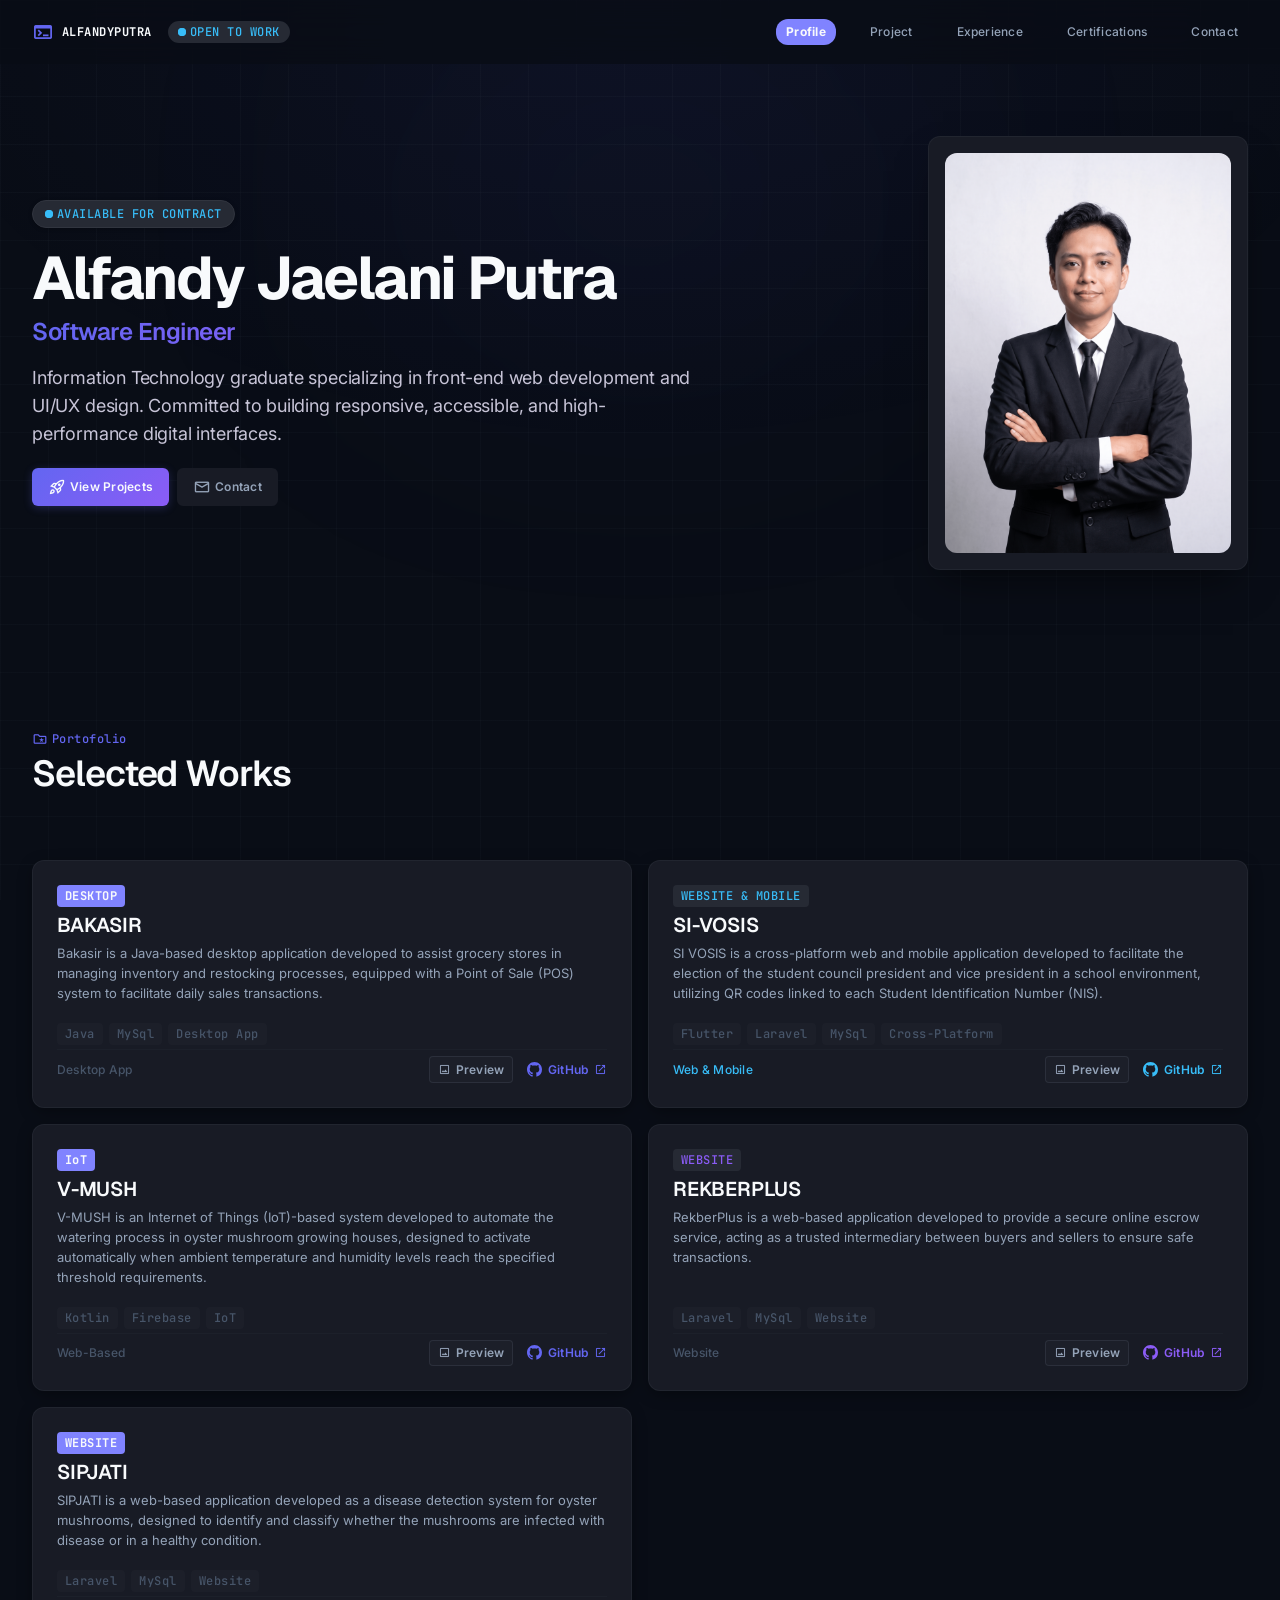
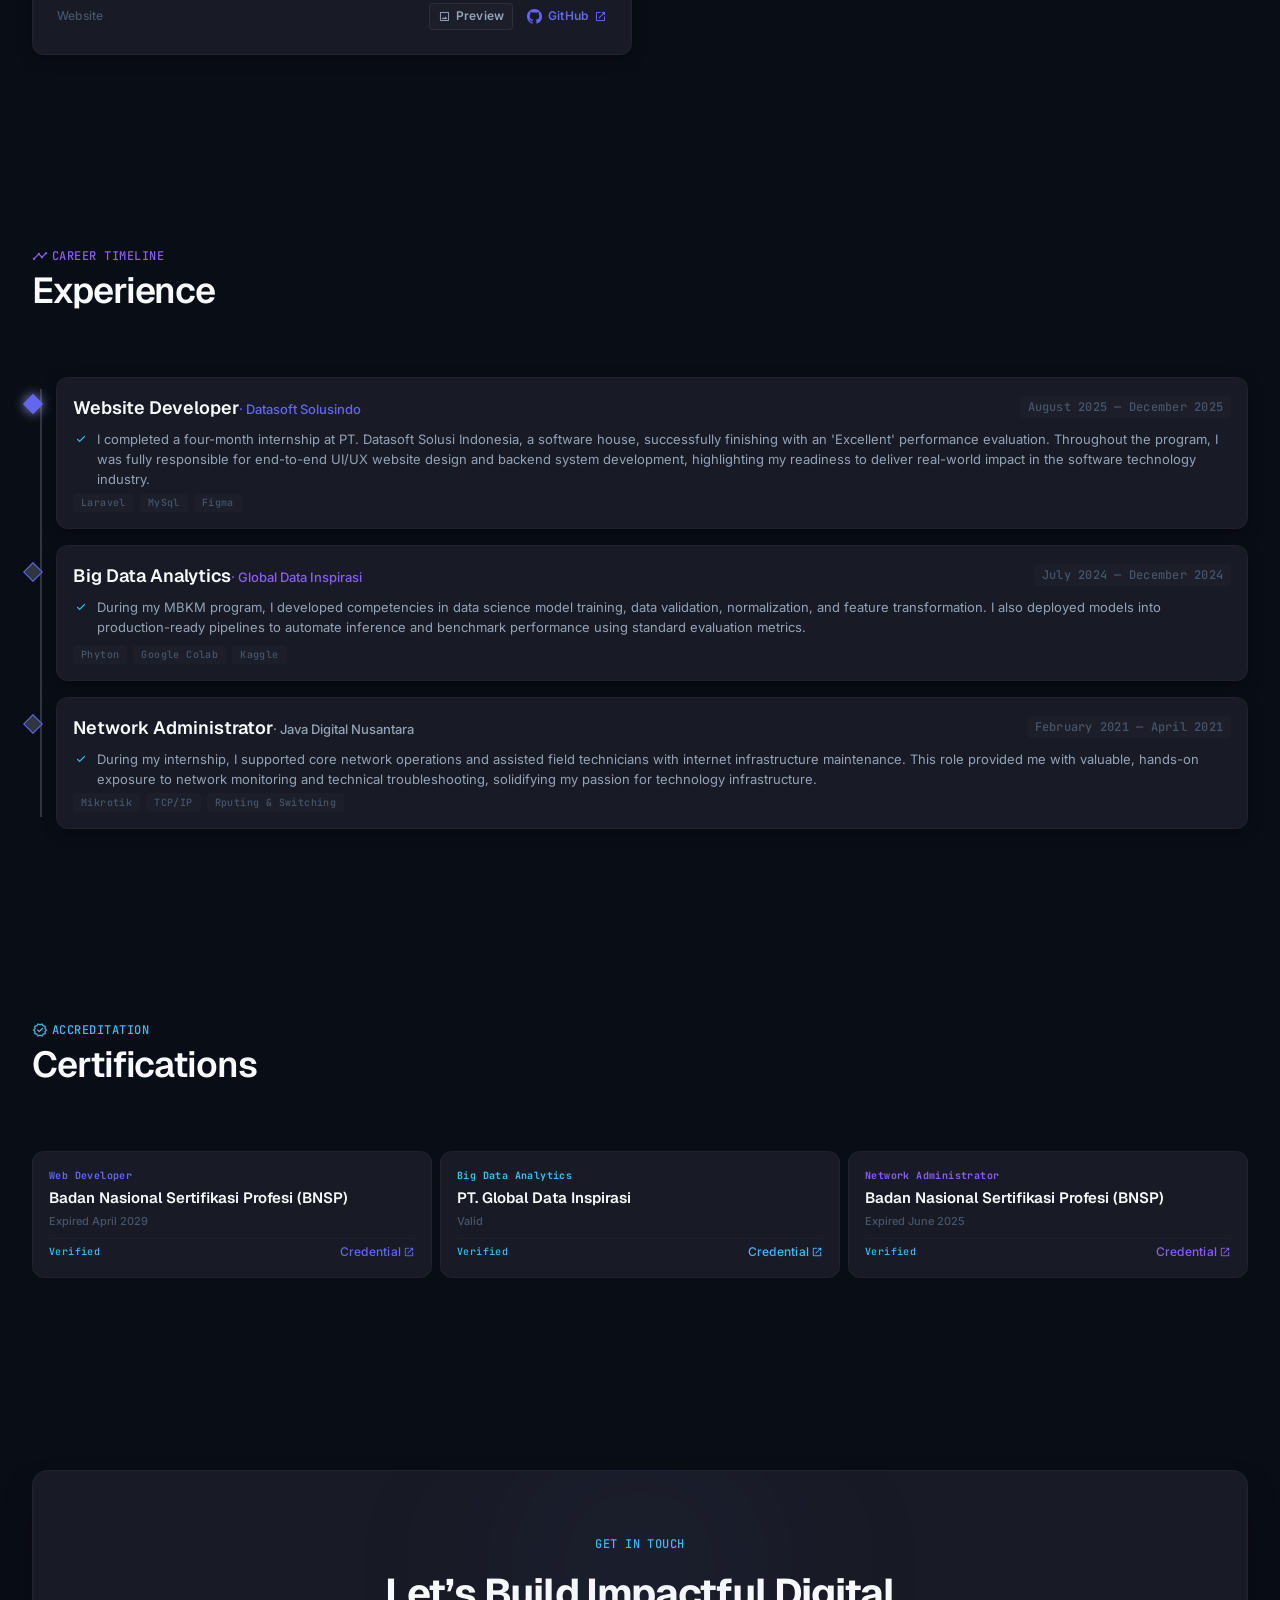
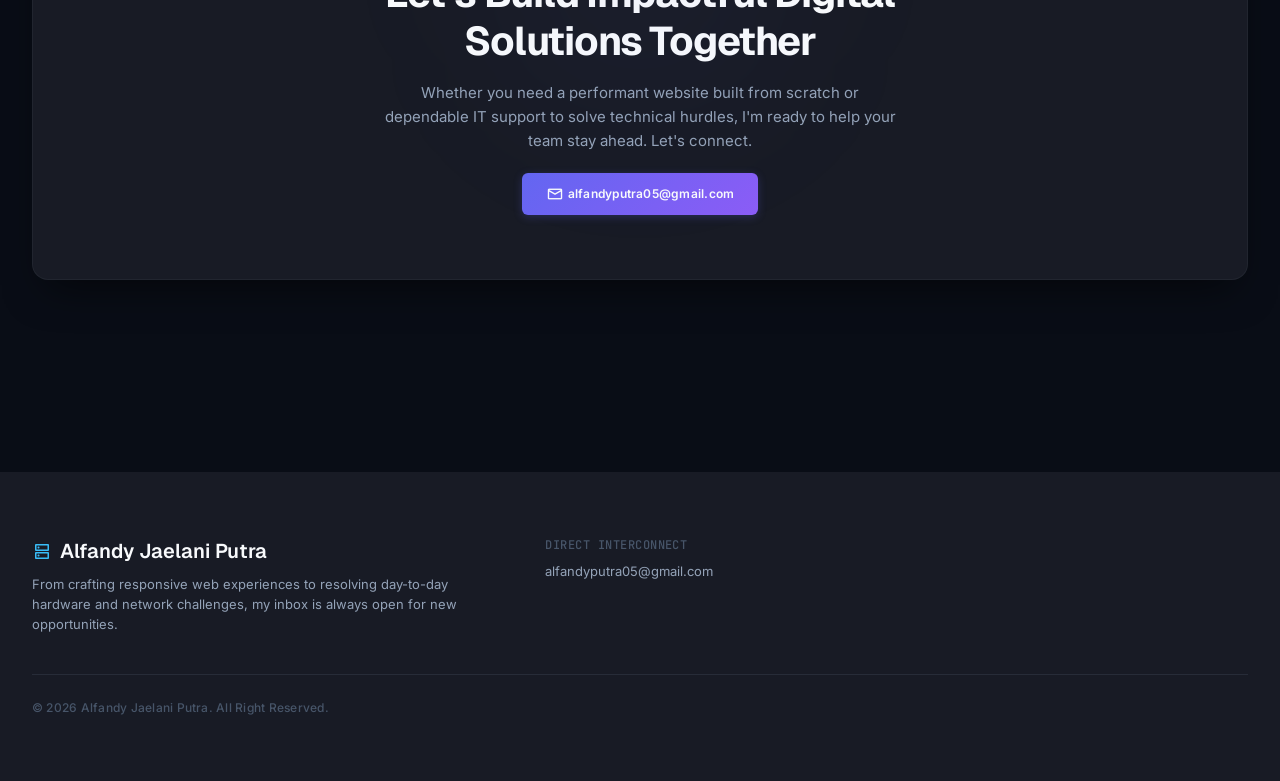
<file: index.html>
<!DOCTYPE html>
<html lang="id">

<head>
  <meta charset="UTF-8">
  <meta name="viewport" content="width=device-width, initial-scale=1.0">
  <meta name="description" content="Portofolio Alfandy Jaelani Putra — Software Engineering.">
  <meta name="author" content="Alfandy Jaelani Putra">
  <title>Alfandy Jaelani Putra — Software Engineering</title>

  <link rel="icon" href="data:,">
  <!-- Google Fonts -->
  <link rel="preconnect" href="https://fonts.googleapis.com">
  <link rel="preconnect" href="https://fonts.gstatic.com" crossorigin>
  <link
    href="https://fonts.googleapis.com/css2?family=Geist:wght@100..900&family=Inter:wght@100..900&family=JetBrains+Mono:wght@100..900&display=swap"
    rel="stylesheet">

  <!-- Material Symbols -->
  <link
    href="https://fonts.googleapis.com/css2?family=Material+Symbols+Outlined:opsz,wght,FILL,GRAD@20..48,100..700,0..1,-50..200"
    rel="stylesheet">

  <!-- Stylesheet -->
  <link rel="stylesheet" href="css/style.css?v=1.4">
</head>

<body>

  <!-- ═══════════════════════════════════════════════════════════ -->
  <!-- HEADER / NAVIGATION BAR                                    -->
  <!-- ═══════════════════════════════════════════════════════════ -->
  <header class="header" id="header">
    <div class="header__inner">
      <!-- Logo -->
      <div class="header__left">
        <a class="header__logo" href="#">
          <span class="material-symbols-outlined header__logo-icon">terminal</span>
          <span class="header__logo-text">AlfandyPutra</span>
        </a>
        <!-- Status Badge -->
        <div class="header__status-badge">
          <span class="pulse-dot"></span>
          <span class="header__status-text">OPEN TO WORK</span>
        </div>
      </div>

      <!-- Desktop Navigation -->
      <nav class="header__nav" id="desktop-nav">
        <a class="nav-link active" href="#profil" data-section="profil">Profile</a>
        <a class="nav-link" href="#proyek" data-section="proyek">Project</a>
        <a class="nav-link" href="#pengalaman" data-section="pengalaman">Experience</a>
        <a class="nav-link" href="#sertifikasi" data-section="sertifikasi">Certifications</a>
        <a class="nav-link" href="#kontak" data-section="kontak">Contact</a>
      </nav>

      <!-- Right Actions
      <div class="header__right">
        <a class="btn btn--primary btn--sm header__download-btn" href="#download-cv">
          <span class="material-symbols-outlined btn__icon">download</span>
          <span>Download CV</span>
        </a>
        <div class="header__avatar">
          <span class="material-symbols-outlined">person</span>
        </div> -->
      <!-- Mobile Menu Toggle -->
      <button class="mobile-menu-btn" id="mobile-menu-btn" aria-label="Toggle menu">
        <span class="mobile-menu-btn__bar"></span>
        <span class="mobile-menu-btn__bar"></span>
        <span class="mobile-menu-btn__bar"></span>
      </button>
    </div>
    </div>

    <!-- Mobile Navigation -->
    <nav class="mobile-nav" id="mobile-nav">
      <a class="mobile-nav__link active" href="#profil" data-section="profil">Profil</a>
      <a class="mobile-nav__link" href="#proyek" data-section="proyek">Proyek</a>
      <a class="mobile-nav__link" href="#pengalaman" data-section="pengalaman">Pengalaman</a>
      <a class="mobile-nav__link" href="#sertifikasi" data-section="sertifikasi">Sertifikasi</a>
      <a class="mobile-nav__link" href="#kontak" data-section="kontak">Kontak</a>
    </nav>
  </header>

  <!-- ═══════════════════════════════════════════════════════════ -->
  <!-- MAIN CONTENT                                                -->
  <!-- ═══════════════════════════════════════════════════════════ -->
  <main class="main">

    <!-- ─────────────────────────────────────────────────────── -->
    <!-- SECTION 1: PROFIL & HERO                                -->
    <!-- ─────────────────────────────────────────────────────── -->
    <section class="section section--hero" id="profil">
      <!-- Ambient Backdrop Glow -->
      <div class="hero-glow"></div>

      <div class="container">
        <div class="hero__grid">
          <!-- Hero Content -->
          <div class="hero__content reveal">
            <!-- Live Status Badge -->
            <div class="status-badge">
              <span class="pulse-dot pulse-dot--lg"></span>
              <span class="status-badge__text">AVAILABLE FOR CONTRACT</span>
            </div>

            <!-- Name & Title -->
            <div class="hero__titles">
              <h1 class="hero__name">Alfandy Jaelani Putra</h1>
              <p class="hero__role">Software Engineer</p>
            </div>

            <!-- Description -->
            <p class="hero__description">
              Information Technology graduate specializing in front-end web development and UI/UX design. Committed to
              building responsive, accessible, and high-performance digital interfaces.
            </p>

            <!-- CTA Buttons -->
            <div class="hero__cta">
              <a class="btn btn--primary" href="#proyek">
                <span class="material-symbols-outlined btn__icon">rocket_launch</span>
                <span>View Projects</span>
              </a>
              <!-- <a class="btn btn--ghost" href="#download-cv">
                <span class="material-symbols-outlined btn__icon">download</span>
                <span>Concise CV</span>
              </a> -->
              <a class="btn btn--subtle" href="#kontak">
                <span class="material-symbols-outlined btn__icon">mail</span>
                <span>Contact</span>
              </a>
            </div>
          </div>

          <!-- Developer ID Card -->
          <div class="hero__card reveal">
            <div class="dev-card">
              <div class="dev-card__image-wrapper">
                <img class="dev-card__image" src="foto/profile1.png" alt="Alfandy Jaelani Putra — Software Engineer"
                  loading="eager">
              </div>
              <!-- <div class="dev-card__tags">
                <span class="dev-card__location-tag">JBR-NODE</span>
                <span class="dev-card__online-tag">ONLINE</span>
              </div>
              <div class="dev-card__info">
                <span class="dev-card__timezone">Jember (UTC+7)</span>
                <span class="dev-card__stack">Laravel • MySql</span>
              </div> -->
            </div>
          </div>
        </div>
      </div>
    </section>

    <!-- ─────────────────────────────────────────────────────── -->
    <!-- SECTION 2: PROYEK UNGGULAN                              -->
    <!-- ─────────────────────────────────────────────────────── -->
    <section class="section section--projects" id="proyek">
      <div class="container">
        <!-- Section Header -->
        <div class="section-header reveal">
          <div class="section-header__left">
            <div class="section-header__label">
              <span class="material-symbols-outlined section-header__icon">folder_special</span>
              <span>Portofolio</span>
            </div>
            <h2 class="section-header__title">Selected Works</h2>
          </div>
          <div class="section-header__metrics">
            <!-- <span class="metric metric--tertiary">$12M+ Volume</span>
            <span class="metric__separator">•</span>
            <span class="metric metric--primary">5,000 RPS Peak</span>
            <span class="metric__separator">•</span>
            <span class="metric metric--secondary">1.4k+ Stars</span> -->
          </div>
        </div>

        <!-- Project Cards Grid -->
        <div class="projects-grid">
          <!-- Card 1: BAKASIR -->
          <div class="project-card reveal" data-accent="primary" data-title="BAKASIR — Desktop POS & Inventory"
            data-images="project/bakasir1.png, project/bakasir2.png, project/bakasir3.png, project/bakasir4.png, project/bakasir5.png">
            <div class="project-card__header">
              <div class="project-card__meta">
                <span class="project-card__category project-card__category--primary">DESKTOP</span>
              </div>
              <h3 class="project-card__title">BAKASIR</h3>
              <p class="project-card__desc">
                Bakasir is a Java-based desktop application developed to assist grocery stores in managing inventory
                and restocking processes, equipped with a Point of Sale (POS) system to facilitate daily sales
                transactions.
              </p>
            </div>
            <div class="project-card__footer">
              <div class="tech-badges">
                <span class="tech-badge">Java</span>
                <span class="tech-badge">MySql</span>
                <span class="tech-badge">Desktop App</span>
              </div>
              <div class="project-card__bottom">
                <span class="project-card__note">Desktop App</span>
                <div class="project-card__actions">
                  <button class="project-card__preview-btn project-modal-trigger" type="button">
                    <span class="material-symbols-outlined project-card__link-icon">image</span>
                    <span>Preview</span>
                  </button>
                  <a class="project-card__link project-card__link--primary" href="https://github.com/alfandyputra"
                    target="_blank" rel="noopener noreferrer">
                    <svg class="project-card__github-icon" width="15" height="15" viewBox="0 0 24 24"
                      fill="currentColor">
                      <path
                        d="M12 0C5.37 0 0 5.37 0 12c0 5.31 3.435 9.795 8.205 11.385.6.105.825-.255.825-.57 0-.285-.015-1.23-.015-2.235-3.015.555-3.795-.735-4.035-1.41-.135-.345-.72-1.41-1.23-1.695-.42-.225-1.02-.78-.015-.795.945-.015 1.62.87 1.845 1.23 1.08 1.815 2.805 1.305 3.495.99.105-.78.42-1.305.765-1.605-2.67-.3-5.46-1.335-5.46-5.925 0-1.305.465-2.385 1.23-3.225-.12-.3-.54-1.53.12-3.18 0 0 1.005-.315 3.3 1.23.96-.27 1.98-.405 3-.405s2.04.135 3 .405c2.295-1.56 3.3-1.23 3.3-1.23.66 1.65.24 2.88.12 3.18.765.84 1.23 1.905 1.23 3.225 0 4.605-2.805 5.625-5.475 5.925.435.375.81 1.095.81 2.22 0 1.605-.015 2.895-.015 3.3 0 .315.225.69.825.57A12.02 12.02 0 0024 12c0-6.63-5.37-12-12-12z" />
                    </svg>
                    <span>GitHub</span>
                    <span class="material-symbols-outlined project-card__link-icon">open_in_new</span>
                  </a>
                </div>
              </div>
            </div>
          </div>

          <!-- Card 2: SI-VOSIS -->
          <div class="project-card reveal" data-accent="tertiary" data-title="SI-VOSIS — Web & Mobile E-Voting"
            data-images="project/sivosis1.png, project/sivosis2.png, project/sivosis3.png, project/sivosis4.png, project/sivosis5.png, project/sivosis6.png, project/sivosis7.png, project/sivosis8.png, project/sivosis9.png">
            <div class="project-card__header">
              <div class="project-card__meta">
                <span class="project-card__category project-card__category--tertiary">WEBSITE & MOBILE</span>
              </div>
              <h3 class="project-card__title">SI-VOSIS</h3>
              <p class="project-card__desc">
                SI VOSIS is a cross-platform web and mobile application developed to facilitate the election of the
                student council president and vice president in a school environment, utilizing QR codes linked to each
                Student Identification Number (NIS).
              </p>
            </div>
            <div class="project-card__footer">
              <div class="tech-badges">
                <span class="tech-badge">Flutter</span>
                <span class="tech-badge">Laravel</span>
                <span class="tech-badge">MySql</span>
                <span class="tech-badge">Cross-Platform</span>
              </div>
              <div class="project-card__bottom">
                <span class="project-card__note project-card__note--tertiary">Web & Mobile</span>
                <div class="project-card__actions">
                  <button class="project-card__preview-btn project-modal-trigger" type="button">
                    <span class="material-symbols-outlined project-card__link-icon">image</span>
                    <span>Preview</span>
                  </button>
                  <a class="project-card__link project-card__link--tertiary"
                    href="https://github.com/AlfandyPutra/ProjectMobileS4.git" target="_blank"
                    rel="noopener noreferrer">
                    <svg class="project-card__github-icon" width="15" height="15" viewBox="0 0 24 24"
                      fill="currentColor">
                      <path
                        d="M12 0C5.37 0 0 5.37 0 12c0 5.31 3.435 9.795 8.205 11.385.6.105.825-.255.825-.57 0-.285-.015-1.23-.015-2.235-3.015.555-3.795-.735-4.035-1.41-.135-.345-.72-1.41-1.23-1.695-.42-.225-1.02-.78-.015-.795.945-.015 1.62.87 1.845 1.23 1.08 1.815 2.805 1.305 3.495.99.105-.78.42-1.305.765-1.605-2.67-.3-5.46-1.335-5.46-5.925 0-1.305.465-2.385 1.23-3.225-.12-.3-.54-1.53.12-3.18 0 0 1.005-.315 3.3 1.23.96-.27 1.98-.405 3-.405s2.04.135 3 .405c2.295-1.56 3.3-1.23 3.3-1.23.66 1.65.24 2.88.12 3.18.765.84 1.23 1.905 1.23 3.225 0 4.605-2.805 5.625-5.475 5.925.435.375.81 1.095.81 2.22 0 1.605-.015 2.895-.015 3.3 0 .315.225.69.825.57A12.02 12.02 0 0024 12c0-6.63-5.37-12-12-12z" />
                    </svg>
                    <span>GitHub</span>
                    <span class="material-symbols-outlined project-card__link-icon">open_in_new</span>
                  </a>
                </div>
              </div>
            </div>
          </div>

          <!-- Card 3: V-MUSH -->
          <div class="project-card reveal" data-accent="primary" data-title="V-MUSH — IoT Smart Irrigation"
            data-images="project/vmush1.png, project/vmush2.png, project/vmush3.png, project/vmush4.png, project/vmush5.png, project/vmush6.png, project/vmush7.png">
            <div class="project-card__header">
              <div class="project-card__meta">
                <span class="project-card__category project-card__category--primary">IoT</span>
              </div>
              <h3 class="project-card__title">V-MUSH</h3>
              <p class="project-card__desc">
                V-MUSH is an Internet of Things (IoT)-based system developed to automate the watering process in oyster
                mushroom growing houses, designed to activate automatically when ambient temperature and humidity levels
                reach the specified threshold requirements.
              </p>
            </div>
            <div class="project-card__footer">
              <div class="tech-badges">
                <span class="tech-badge">Kotlin</span>
                <span class="tech-badge">Firebase</span>
                <span class="tech-badge">IoT</span>
              </div>
              <div class="project-card__bottom">
                <span class="project-card__note">Web-Based</span>
                <div class="project-card__actions">
                  <button class="project-card__preview-btn project-modal-trigger" type="button">
                    <span class="material-symbols-outlined project-card__link-icon">image</span>
                    <span>Preview</span>
                  </button>
                  <a class="project-card__link project-card__link--primary"
                    href="https://github.com/rzaynuri08/vmush.git" target="_blank" rel="noopener noreferrer">
                    <svg class="project-card__github-icon" width="15" height="15" viewBox="0 0 24 24"
                      fill="currentColor">
                      <path
                        d="M12 0C5.37 0 0 5.37 0 12c0 5.31 3.435 9.795 8.205 11.385.6.105.825-.255.825-.57 0-.285-.015-1.23-.015-2.235-3.015.555-3.795-.735-4.035-1.41-.135-.345-.72-1.41-1.23-1.695-.42-.225-1.02-.78-.015-.795.945-.015 1.62.87 1.845 1.23 1.08 1.815 2.805 1.305 3.495.99.105-.78.42-1.305.765-1.605-2.67-.3-5.46-1.335-5.46-5.925 0-1.305.465-2.385 1.23-3.225-.12-.3-.54-1.53.12-3.18 0 0 1.005-.315 3.3 1.23.96-.27 1.98-.405 3-.405s2.04.135 3 .405c2.295-1.56 3.3-1.23 3.3-1.23.66 1.65.24 2.88.12 3.18.765.84 1.23 1.905 1.23 3.225 0 4.605-2.805 5.625-5.475 5.925.435.375.81 1.095.81 2.22 0 1.605-.015 2.895-.015 3.3 0 .315.225.69.825.57A12.02 12.02 0 0024 12c0-6.63-5.37-12-12-12z" />
                    </svg>
                    <span>GitHub</span>
                    <span class="material-symbols-outlined project-card__link-icon">open_in_new</span>
                  </a>
                </div>
              </div>
            </div>
          </div>

          <!-- Card 4: REKBERPLUS -->
          <div class="project-card reveal" data-accent="secondary" data-title="REKBERPLUS — Online Escrow Service"
            data-images="project/rekber1.png, project/rekber2.png, project/rekber3.png, project/rekber4.png, project/rekber5.png">
            <div class="project-card__header">
              <div class="project-card__meta">
                <span class="project-card__category project-card__category--secondary">WEBSITE</span>
              </div>
              <h3 class="project-card__title">REKBERPLUS</h3>
              <p class="project-card__desc">
                RekberPlus is a web-based application developed to provide a secure online escrow service, acting as a
                trusted intermediary between buyers and sellers to ensure safe transactions.
              </p>
            </div>
            <div class="project-card__footer">
              <div class="tech-badges">
                <span class="tech-badge">Laravel</span>
                <span class="tech-badge">MySql</span>
                <span class="tech-badge">Website</span>
              </div>
              <div class="project-card__bottom">
                <span class="project-card__note">Website</span>
                <div class="project-card__actions">
                  <button class="project-card__preview-btn project-modal-trigger" type="button">
                    <span class="material-symbols-outlined project-card__link-icon">image</span>
                    <span>Preview</span>
                  </button>
                  <a class="project-card__link project-card__link--secondary"
                    href="https://github.com/YuwanA55/RekberV1.git" target="_blank" rel="noopener noreferrer">
                    <svg class="project-card__github-icon" width="15" height="15" viewBox="0 0 24 24"
                      fill="currentColor">
                      <path
                        d="M12 0C5.37 0 0 5.37 0 12c0 5.31 3.435 9.795 8.205 11.385.6.105.825-.255.825-.57 0-.285-.015-1.23-.015-2.235-3.015.555-3.795-.735-4.035-1.41-.135-.345-.72-1.41-1.23-1.695-.42-.225-1.02-.78-.015-.795.945-.015 1.62.87 1.845 1.23 1.08 1.815 2.805 1.305 3.495.99.105-.78.42-1.305.765-1.605-2.67-.3-5.46-1.335-5.46-5.925 0-1.305.465-2.385 1.23-3.225-.12-.3-.54-1.53.12-3.18 0 0 1.005-.315 3.3 1.23.96-.27 1.98-.405 3-.405s2.04.135 3 .405c2.295-1.56 3.3-1.23 3.3-1.23.66 1.65.24 2.88.12 3.18.765.84 1.23 1.905 1.23 3.225 0 4.605-2.805 5.625-5.475 5.925.435.375.81 1.095.81 2.22 0 1.605-.015 2.895-.015 3.3 0 .315.225.69.825.57A12.02 12.02 0 0024 12c0-6.63-5.37-12-12-12z" />
                    </svg>
                    <span>GitHub</span>
                    <span class="material-symbols-outlined project-card__link-icon">open_in_new</span>
                  </a>
                </div>
              </div>
            </div>
          </div>

          <!-- Card 5: SIPJATI -->
          <div class="project-card reveal" data-accent="primary"
            data-title="SIPJATI — Oyster Mushroom Disease Detection"
            data-images="project/jamur1.png, project/jamur2.png, project/jamur3.png, project/jamur4.png, project/jamur5.png">
            <div class="project-card__header">
              <div class="project-card__meta">
                <span class="project-card__category project-card__category--primary">WEBSITE</span>
              </div>
              <h3 class="project-card__title">SIPJATI</h3>
              <p class="project-card__desc">
                SIPJATI is a web-based application developed as a disease detection system for oyster mushrooms,
                designed to identify and classify whether the mushrooms are infected with disease or in a healthy
                condition.
              </p>
            </div>
            <div class="project-card__footer">
              <div class="tech-badges">
                <span class="tech-badge">Laravel</span>
                <span class="tech-badge">MySql</span>
                <span class="tech-badge">Website</span>
              </div>
              <div class="project-card__bottom">
                <span class="project-card__note">Website</span>
                <div class="project-card__actions">
                  <button class="project-card__preview-btn project-modal-trigger" type="button">
                    <span class="material-symbols-outlined project-card__link-icon">image</span>
                    <span>Preview</span>
                  </button>
                  <a class="project-card__link project-card__link--primary"
                    href="https://github.com/AlfandyPutra/skripsijamur.git" target="_blank" rel="noopener noreferrer">
                    <svg class="project-card__github-icon" width="15" height="15" viewBox="0 0 24 24"
                      fill="currentColor">
                      <path
                        d="M12 0C5.37 0 0 5.37 0 12c0 5.31 3.435 9.795 8.205 11.385.6.105.825-.255.825-.57 0-.285-.015-1.23-.015-2.235-3.015.555-3.795-.735-4.035-1.41-.135-.345-.72-1.41-1.23-1.695-.42-.225-1.02-.78-.015-.795.945-.015 1.62.87 1.845 1.23 1.08 1.815 2.805 1.305 3.495.99.105-.78.42-1.305.765-1.605-2.67-.3-5.46-1.335-5.46-5.925 0-1.305.465-2.385 1.23-3.225-.12-.3-.54-1.53.12-3.18 0 0 1.005-.315 3.3 1.23.96-.27 1.98-.405 3-.405s2.04.135 3 .405c2.295-1.56 3.3-1.23 3.3-1.23.66 1.65.24 2.88.12 3.18.765.84 1.23 1.905 1.23 3.225 0 4.605-2.805 5.625-5.475 5.925.435.375.81 1.095.81 2.22 0 1.605-.015 2.895-.015 3.3 0 .315.225.69.825.57A12.02 12.02 0 0024 12c0-6.63-5.37-12-12-12z" />
                    </svg>
                    <span>GitHub</span>
                    <span class="material-symbols-outlined project-card__link-icon">open_in_new</span>
                  </a>
                </div>
              </div>
            </div>
          </div>
        </div>
      </div>
    </section>

    <!-- ─────────────────────────────────────────────────────── -->
    <!-- SECTION 3: PENGALAMAN / CAREER TIMELINE                 -->
    <!-- ─────────────────────────────────────────────────────── -->
    <section class="section section--experience" id="pengalaman">
      <div class="container">
        <!-- Section Header -->
        <div class="section-header reveal">
          <div class="section-header__left">
            <div class="section-header__label section-header__label--secondary">
              <span class="material-symbols-outlined section-header__icon">timeline</span>
              <span>CAREER TIMELINE</span>
            </div>
            <h2 class="section-header__title">Experience</h2>
          </div>
        </div>

        <!-- Timeline -->
        <div class="timeline">
          <!-- Role 1: Current -->
          <div class="timeline__item reveal">
            <div class="timeline__node timeline__node--active"></div>
            <div class="timeline__card">
              <div class="timeline__card-header">
                <div class="timeline__role-info">
                  <span class="timeline__role-title">Website Developer</span>
                  <span class="timeline__company timeline__company--primary"> · Datasoft Solusindo </span>
                </div>
                <span class="timeline__duration">August 2025 — December 2025</span>
              </div>
              <div class="timeline__achievements">
                <div class="timeline__achievement">
                  <span class="material-symbols-outlined timeline__check-icon">check</span>
                  <span>I completed a four-month internship at PT. Datasoft Solusi Indonesia, a software house,
                    successfully finishing with an 'Excellent' performance evaluation. Throughout the program, I was
                    fully responsible for end-to-end UI/UX website design and backend system development, highlighting
                    my readiness to deliver real-world impact in the software technology industry.</span>
                </div>

              </div>
              <div class="tech-badges tech-badges--sm">
                <span class="tech-badge tech-badge--sm">Laravel</span>
                <span class="tech-badge tech-badge--sm">MySql</span>
                <span class="tech-badge tech-badge--sm">Figma</span>
              </div>
            </div>
          </div>

          <!-- Role 2 -->
          <div class="timeline__item reveal">
            <div class="timeline__node"></div>
            <div class="timeline__card">
              <div class="timeline__card-header">
                <div class="timeline__role-info">
                  <span class="timeline__role-title">Big Data Analytics</span>
                  <span class="timeline__company timeline__company--secondary"> · Global Data Inspirasi</span>
                </div>
                <span class="timeline__duration">July 2024 — December 2024</span>
              </div>
              <div class="timeline__achievements">
                <div class="timeline__achievement">
                  <span class="material-symbols-outlined timeline__check-icon">check</span>
                  <span>During my MBKM program, I developed competencies in data science model training, data
                    validation, normalization, and feature transformation. I also deployed models into production-ready
                    pipelines to automate inference and benchmark performance using standard evaluation metrics.</span>
                </div>
                <div class="timeline__achievement">

                </div>
              </div>
              <div class="tech-badges tech-badges--sm">
                <span class="tech-badge tech-badge--sm">Phyton</span>
                <span class="tech-badge tech-badge--sm">Google Colab</span>
                <span class="tech-badge tech-badge--sm">Kaggle</span>
              </div>
            </div>
          </div>

          <!-- Role 3 -->
          <div class="timeline__item reveal">
            <div class="timeline__node"></div>
            <div class="timeline__card">
              <div class="timeline__card-header">
                <div class="timeline__role-info">
                  <span class="timeline__role-title">Network Administrator</span>
                  <span class="timeline__company"> · Java Digital Nusantara</span>
                </div>
                <span class="timeline__duration">February 2021 — April 2021</span>
              </div>
              <div class="timeline__achievements">
                <div class="timeline__achievement">
                  <span class="material-symbols-outlined timeline__check-icon">check</span>
                  <span>During my internship, I supported core network operations and assisted field technicians with
                    internet infrastructure maintenance. This role provided me with valuable, hands-on exposure to
                    network monitoring and technical troubleshooting, solidifying my passion for technology
                    infrastructure.</span>
                </div>

              </div>
              <div class="tech-badges tech-badges--sm">
                <span class="tech-badge tech-badge--sm">Mikrotik</span>
                <span class="tech-badge tech-badge--sm">TCP/IP</span>
                <span class="tech-badge tech-badge--sm">Rputing & Switching</span>
              </div>
            </div>
          </div>
        </div>
      </div>
    </section>

    <!-- ─────────────────────────────────────────────────────── -->
    <!-- SECTION 4: SERTIFIKASI                                  -->
    <!-- ─────────────────────────────────────────────────────── -->
    <section class="section section--certs" id="sertifikasi">
      <div class="container">
        <!-- Section Header -->
        <div class="section-header reveal">
          <div class="section-header__left">
            <div class="section-header__label section-header__label--tertiary">
              <span class="material-symbols-outlined section-header__icon">verified</span>
              <span>ACCREDITATION </span>
            </div>
            <h2 class="section-header__title">Certifications</h2>
          </div>

        </div>

        <!-- Certifications Grid -->
        <div class="certs-grid">
          <!-- Cert 1 -->
          <div class="cert-card reveal" data-accent="primary">
            <div class="cert-card__body">
              <span class="cert-card__issuer cert-card__issuer--primary">Web Developer</span>
              <h3 class="cert-card__title">Badan Nasional Sertifikasi Profesi (BNSP)</h3>
              <span class="cert-card__validity">Expired April 2029</span>
            </div>
            <div class="cert-card__footer">
              <span class="cert-card__verified">Verified</span>
              <button class="cert-card__link cert-card__link--primary cert-modal-trigger" type="button"
                data-pdf="sertifikat/web-developer-bnsp.pdf"
                data-title="Web Developer — Badan Nasional Sertifikasi Profesi (BNSP)">
                Credential <span class="material-symbols-outlined cert-card__link-icon">open_in_new</span>
              </button>
            </div>
          </div>

          <!-- Cert 2 -->
          <div class="cert-card reveal" data-accent="tertiary">
            <div class="cert-card__body">
              <span class="cert-card__issuer cert-card__issuer--tertiary">Big Data Analytics</span>
              <h3 class="cert-card__title">PT. Global Data Inspirasi</h3>
              <span class="cert-card__validity">Valid</span>
            </div>
            <div class="cert-card__footer">
              <span class="cert-card__verified">Verified</span>
              <button class="cert-card__link cert-card__link--tertiary cert-modal-trigger" type="button"
                data-pdf="sertifikat/big-data-analytics.pdf"
                data-title="Big Data Analytics — PT. Global Data Inspirasi">
                Credential <span class="material-symbols-outlined cert-card__link-icon">open_in_new</span>
              </button>
            </div>
          </div>

          <!-- Cert 3 -->
          <div class="cert-card reveal" data-accent="secondary">
            <div class="cert-card__body">
              <span class="cert-card__issuer cert-card__issuer--secondary">Network Administrator</span>
              <h3 class="cert-card__title">Badan Nasional Sertifikasi Profesi (BNSP)</h3>
              <span class="cert-card__validity">Expired June 2025</span>
            </div>
            <div class="cert-card__footer">
              <span class="cert-card__verified">Verified</span>
              <button class="cert-card__link cert-card__link--secondary cert-modal-trigger" type="button"
                data-pdf="sertifikat/network-administrator-bnsp.pdf"
                data-title="Network Administrator — Badan Nasional Sertifikasi Profesi (BNSP)">
                Credential <span class="material-symbols-outlined cert-card__link-icon">open_in_new</span>
              </button>
            </div>
          </div>
        </div>
      </div>
    </section>

    <!-- ─────────────────────────────────────────────────────── -->
    <!-- SECTION 5: KONTAK / CALL TO ACTION                      -->
    <!-- ─────────────────────────────────────────────────────── -->
    <section class="section section--contact" id="kontak">
      <div class="container">
        <div class="contact-card reveal">
          <!-- Ambient Glow -->
          <div class="contact-card__glow"></div>

          <span class="contact-card__label">GET IN TOUCH</span>
          <h2 class="contact-card__title">Let’s Build Impactful Digital Solutions Together</h2>
          <p class="contact-card__desc">
            Whether you need a performant website built from scratch or dependable IT support to solve technical
            hurdles, I'm ready to help your team stay ahead. Let's connect.
          </p>

          <div class="contact-card__actions">
            <a class="btn btn--primary btn--lg" href="mailto:alfandyputra05@gmail.com">
              <span class="material-symbols-outlined btn__icon">mail</span>
              <span>alfandyputra05@gmail.com</span>
            </a>
          </div>
        </div>
      </div>
    </section>

  </main>

  <!-- ═══════════════════════════════════════════════════════════ -->
  <!-- FOOTER                                                      -->
  <!-- ═══════════════════════════════════════════════════════════ -->
  <footer class="footer">
    <div class="container">
      <div class="footer__grid">
        <!-- Column 1: About -->
        <div class="footer__about">
          <div class="footer__brand">
            <span class="material-symbols-outlined footer__brand-icon">dns</span>
            <span class="footer__brand-name">Alfandy Jaelani Putra</span>
          </div>
          <p class="footer__about-text">
            From crafting responsive web experiences to resolving day-to-day hardware and network challenges, my inbox
            is always open for new opportunities.
          </p>

        </div>

        <!-- Column 2: Contact -->
        <div class="footer__contact">
          <span class="footer__col-title">Direct Interconnect</span>
          <div class="footer__contact-links">
            <a class="footer__email" href="mailto:alfandyputra05@gmail.com">alfandyputra05@gmail.com</a>
          </div>
        </div>
      </div>

      <!-- Bottom Bar -->
      <div class="footer__bottom">
        <span class="footer__copyright">© <span class="current-year">2026</span> Alfandy Jaelani Putra. All
          Right Reserved.</span>
        <!-- <nav class="footer__nav">
          <a class="footer__nav-link" href="#profil">Root</a>
          <a class="footer__nav-link" href="#proyek">Artifacts</a>
          <a class="footer__nav-link" href="#kontak">Signal</a>
        </nav> -->
      </div>
    </div>
  </footer>

  <!-- ═══════════════════════════════════════════════════════════ -->
  <!-- PDF PREVIEW MODAL                                           -->
  <!-- ═══════════════════════════════════════════════════════════ -->
  <div class="pdf-modal" id="pdf-modal" style="display: none;" aria-hidden="true" role="dialog" aria-modal="true">
    <div class="pdf-modal__backdrop" id="pdf-modal-backdrop"></div>
    <div class="pdf-modal__container">
      <div class="pdf-modal__header">
        <div class="pdf-modal__title-wrap">
          <span class="material-symbols-outlined pdf-modal__icon">verified</span>
          <h3 class="pdf-modal__title" id="pdf-modal-title">Sertifikat</h3>
        </div>
        <div class="pdf-modal__actions">
          <a class="btn btn--ghost btn--sm pdf-modal__tab-btn" id="pdf-modal-tab" href="#" target="_blank"
            rel="noopener noreferrer">
            <span class="material-symbols-outlined btn__icon">open_in_new</span>
            <span>Tab Baru</span>
          </a>
          <button class="pdf-modal__close-btn" id="pdf-modal-close" type="button" aria-label="Tutup">
            <span class="material-symbols-outlined">close</span>
          </button>
        </div>
      </div>
      <div class="pdf-modal__body">
        <iframe class="pdf-modal__iframe" id="pdf-modal-iframe" src="" title="Preview Sertifikat"></iframe>
      </div>
    </div>
  </div>

  <!-- ═══════════════════════════════════════════════════════════ -->
  <!-- PROJECT IMAGE PREVIEW MODAL                                 -->
  <!-- ═══════════════════════════════════════════════════════════ -->
  <div class="image-modal" id="image-modal" style="display: none;" aria-hidden="true" role="dialog" aria-modal="true"
    aria-labelledby="image-modal-title">
    <div class="image-modal__backdrop" id="image-modal-backdrop"></div>
    <div class="image-modal__container">
      <div class="image-modal__header">
        <div class="image-modal__title-wrap">
          <span class="material-symbols-outlined image-modal__icon">photo_library</span>
          <h3 class="image-modal__title" id="image-modal-title">Preview Project</h3>
          <span class="image-modal__counter" id="image-modal-counter"></span>
        </div>
        <div class="image-modal__actions">
          <a class="btn btn--ghost btn--sm image-modal__tab-btn" id="image-modal-tab" href="#" target="_blank"
            rel="noopener noreferrer">
            <span class="material-symbols-outlined btn__icon">open_in_new</span>
            <span>Buka Gambar</span>
          </a>
          <button class="pdf-modal__close-btn" id="image-modal-close" type="button" aria-label="Tutup">
            <span class="material-symbols-outlined">close</span>
          </button>
        </div>
      </div>
      <div class="image-modal__body">
        <button class="image-modal__nav image-modal__nav--prev" id="image-modal-prev" type="button"
          aria-label="Gambar sebelumnya">
          <span class="material-symbols-outlined">chevron_left</span>
        </button>
        <div class="image-modal__stage">
          <img class="image-modal__img" id="image-modal-img" alt="Preview Project">
          <div class="image-modal__fallback" id="image-modal-fallback" style="display: none;">
            <span class="material-symbols-outlined image-modal__fallback-icon">hide_image</span>
            <p class="image-modal__fallback-title">Gambar proyek belum ditemukan</p>
            <p class="image-modal__fallback-desc" id="image-modal-fallback-path"></p>
          </div>
        </div>
        <button class="image-modal__nav image-modal__nav--next" id="image-modal-next" type="button"
          aria-label="Gambar berikutnya">
          <span class="material-symbols-outlined">chevron_right</span>
        </button>
      </div>
      <div class="image-modal__thumbs" id="image-modal-thumbs"></div>
    </div>
  </div>

  <!-- JavaScript -->
  <script src="js/main.js?v=1.3"></script>
</body>

</html>
</file>
<file: css/style.css>
/* ============================================================
 *  PORTFOLIO — CSS Design System
 *  Theme: Obsidian Kinetic (Dark Glassmorphism)
 *  Fonts: Geist (headers) · Inter (body) · JetBrains Mono (code)
 * ============================================================ */

/* ────────────────────────────────────────────────────────────
 *  0. RESET & BASE
 * ──────────────────────────────────────────────────────────── */
*,
*::before,
*::after {
  margin: 0;
  padding: 0;
  box-sizing: border-box;
}

html {
  scroll-behavior: smooth;
  -webkit-text-size-adjust: 100%;
}

body {
  font-family: 'Inter', system-ui, -apple-system, sans-serif;
  font-size: 0.9375rem;
  line-height: 1.5;
  font-weight: 400;
  color: var(--text-high);
  background-color: var(--canvas);
  -webkit-font-smoothing: antialiased;
  -moz-osx-font-smoothing: grayscale;
  overscroll-behavior: none;
}

/* Hide scrollbars */
::-webkit-scrollbar { display: none; }
body { scrollbar-width: none; -ms-overflow-style: none; }

a {
  color: inherit;
  text-decoration: none;
}

img {
  max-width: 100%;
  height: auto;
  display: block;
}

button {
  font: inherit;
  cursor: pointer;
  border: none;
  background: none;
  color: inherit;
}

ul, ol { list-style: none; }

/* ────────────────────────────────────────────────────────────
 *  1. CSS CUSTOM PROPERTIES (Design Tokens)
 * ──────────────────────────────────────────────────────────── */
:root {
  /* ── Canvas & Surfaces ── */
  --canvas:          #090D16;
  --surface-1:       #0F172A;
  --surface-2:       #1E293B;
  --surface-low:     #181b25;
  --surface-container: #1c1f29;
  --surface-high:    #262a34;
  --surface-highest: #31353f;
  --surface-variant: #31353f;

  /* ── Accent Colors ── */
  --primary:         #6366F1;
  --primary-light:   #818CF8;
  --primary-container: #8083ff;
  --secondary:       #8B5CF6;
  --secondary-light: #A78BFA;
  --tertiary:        #38BDF8;
  --tertiary-container: #009bd1;

  /* ── Text ── */
  --text-high:       #F8FAFC;
  --text-balanced:   #94A3B8;
  --text-subdued:    #475569;
  --on-primary:      #F8FAFC;
  --on-surface-variant: #c7c4d7;

  /* ── Borders ── */
  --border-crisp:    rgba(148, 163, 184, 0.12);
  --border-hover:    rgba(99, 102, 241, 0.4);
  --border-faint:    rgba(148, 163, 184, 0.08);
  --border-variant:  rgba(49, 53, 63, 0.4);

  /* ── Shadows & Glows ── */
  --shadow-card:     0 4px 16px -2px rgba(0, 0, 0, 0.4);
  --shadow-xl:       0 20px 40px -15px rgba(0, 0, 0, 0.6);
  --glow-primary:    0 0 24px -4px rgba(99, 102, 241, 0.12);
  --glow-primary-btn: 0 0 16px rgba(99, 102, 241, 0.4);

  /* ── Glassmorphism ── */
  --glass-bg:        rgba(15, 23, 42, 0.65);
  --glass-hover-bg:  rgba(30, 41, 59, 0.8);
  --glass-blur:      blur(16px);
  --glass-border:    1px solid rgba(148, 163, 184, 0.08);

  /* ── Spacing ── */
  --space-xs:  0.25rem;
  --space-sm:  0.5rem;
  --space-md:  1rem;
  --space-lg:  1.5rem;
  --space-xl:  2.5rem;
  --space-2xl: 4rem;
  --space-3xl: 6rem;
  --gutter:    1.5rem;
  --margin:    2rem;

  /* ── Border Radius ── */
  --radius-micro:   0.25rem;
  --radius-control: 0.375rem;
  --radius-card:    0.75rem;
  --radius-lg:      1rem;
  --radius-pill:    9999px;

  /* ── Layout ── */
  --container-max:   80rem; /* 1280px */
  --header-height:   4rem;  /* 64px  */

  /* ── Transitions ── */
  --transition-fast: 150ms ease;
  --transition-base: 200ms ease;
  --transition-slow: 300ms ease;
}

/* ────────────────────────────────────────────────────────────
 *  2. TYPOGRAPHY UTILITIES
 * ──────────────────────────────────────────────────────────── */
.font-geist { font-family: 'Geist', sans-serif; }
.font-mono  { font-family: 'JetBrains Mono', monospace; }

/* ────────────────────────────────────────────────────────────
 *  3. LAYOUT
 * ──────────────────────────────────────────────────────────── */
.container {
  width: 100%;
  max-width: var(--container-max);
  margin-left: auto;
  margin-right: auto;
  padding-left: var(--margin);
  padding-right: var(--margin);
}

.main {
  width: 100%;
  padding-top: var(--header-height);
}

.section {
  padding-top: var(--space-3xl);
  padding-bottom: var(--space-3xl);
}

.section--hero {
  position: relative;
  padding-top: var(--space-2xl);
  padding-bottom: var(--space-2xl);
}

/* ────────────────────────────────────────────────────────────
 *  4. HEADER / NAVIGATION
 * ──────────────────────────────────────────────────────────── */
.header {
  position: fixed;
  top: 0;
  left: 0;
  right: 0;
  z-index: 100;
  height: var(--header-height);
  background: rgba(9, 13, 22, 0.8);
  backdrop-filter: blur(20px);
  -webkit-backdrop-filter: blur(20px);
  border-bottom: 1px solid transparent;
  transition: border-color var(--transition-base),
              box-shadow var(--transition-base);
}

.header.scrolled {
  border-bottom-color: var(--border-crisp);
  box-shadow: 0 1px 8px rgba(0, 0, 0, 0.15);
}

.header__inner {
  max-width: var(--container-max);
  margin: 0 auto;
  padding: 0 var(--margin);
  height: 100%;
  display: flex;
  align-items: center;
  justify-content: space-between;
  gap: var(--space-md);
}

.header__left {
  display: flex;
  align-items: center;
  gap: var(--space-md);
}

.header__logo {
  display: flex;
  align-items: center;
  gap: var(--space-sm);
}

.header__logo-icon {
  color: var(--primary);
  font-size: 22px;
}

.header__logo-text {
  font-family: 'JetBrains Mono', monospace;
  font-size: 0.75rem;
  font-weight: 700;
  letter-spacing: 0.04em;
  text-transform: uppercase;
  color: var(--text-high);
}

.header__status-badge {
  display: none;
  align-items: center;
  gap: var(--space-xs);
  padding: 0.125rem 0.625rem;
  border-radius: var(--radius-pill);
  background: var(--surface-high);
}

@media (min-width: 640px) {
  .header__status-badge { display: flex; }
}

.header__status-text {
  font-family: 'JetBrains Mono', monospace;
  font-size: 0.75rem;
  font-weight: 500;
  letter-spacing: 0.04em;
  color: var(--tertiary);
}

/* Desktop Nav */
.header__nav {
  display: none;
  align-items: center;
  gap: var(--space-lg);
}

@media (min-width: 1024px) {
  .header__nav { display: flex; }
}

.nav-link {
  font-family: 'Inter', sans-serif;
  font-size: 0.75rem;
  font-weight: 500;
  letter-spacing: 0.02em;
  color: var(--text-balanced);
  padding: 0.25rem 0.625rem;
  border-radius: var(--radius-card);
  transition: color var(--transition-fast),
              background var(--transition-fast);
}

.nav-link:hover {
  color: var(--text-high);
}

.nav-link.active {
  background: var(--primary-container);
  color: var(--on-primary);
  font-weight: 700;
}

/* Right Actions */
.header__right {
  display: flex;
  align-items: center;
  gap: var(--space-md);
}

.header__download-btn {
  display: none;
}

@media (min-width: 640px) {
  .header__download-btn { display: inline-flex; }
}

.header__avatar {
  width: 2rem;
  height: 2rem;
  border-radius: 50%;
  background: var(--primary);
  display: flex;
  align-items: center;
  justify-content: center;
}

.header__avatar .material-symbols-outlined {
  font-size: 18px;
  color: var(--on-primary);
}

/* Mobile Menu Button */
.mobile-menu-btn {
  display: flex;
  flex-direction: column;
  justify-content: center;
  gap: 5px;
  width: 28px;
  height: 28px;
  padding: 2px;
}

@media (min-width: 1024px) {
  .mobile-menu-btn { display: none; }
}

.mobile-menu-btn__bar {
  display: block;
  width: 100%;
  height: 2px;
  background: var(--text-high);
  border-radius: 2px;
  transition: transform var(--transition-base),
              opacity var(--transition-base);
  transform-origin: center;
}

.mobile-menu-btn.open .mobile-menu-btn__bar:nth-child(1) {
  transform: translateY(7px) rotate(45deg);
}
.mobile-menu-btn.open .mobile-menu-btn__bar:nth-child(2) {
  opacity: 0;
}
.mobile-menu-btn.open .mobile-menu-btn__bar:nth-child(3) {
  transform: translateY(-7px) rotate(-45deg);
}

/* Mobile Nav */
.mobile-nav {
  display: none;
  flex-direction: column;
  gap: var(--space-xs);
  padding: var(--space-md) var(--margin) var(--space-lg);
  background: rgba(9, 13, 22, 0.95);
  backdrop-filter: blur(24px);
  -webkit-backdrop-filter: blur(24px);
  border-bottom: 1px solid var(--border-crisp);
  max-height: 0;
  overflow: hidden;
  opacity: 0;
  transition: max-height var(--transition-slow),
              opacity var(--transition-base),
              padding var(--transition-slow);
}

.mobile-nav.open {
  display: flex;
  max-height: 400px;
  opacity: 1;
}

@media (min-width: 1024px) {
  .mobile-nav { display: none !important; }
}

.mobile-nav__link {
  font-family: 'Inter', sans-serif;
  font-size: 0.875rem;
  font-weight: 500;
  color: var(--text-balanced);
  padding: 0.75rem var(--space-md);
  border-radius: var(--radius-card);
  transition: color var(--transition-fast),
              background var(--transition-fast);
}

.mobile-nav__link:hover,
.mobile-nav__link.active {
  color: var(--text-high);
  background: var(--surface-high);
}

/* ────────────────────────────────────────────────────────────
 *  5. HERO SECTION
 * ──────────────────────────────────────────────────────────── */
.hero-glow {
  position: absolute;
  top: -3rem;
  left: 50%;
  transform: translateX(-50%);
  width: 720px;
  height: 360px;
  background: radial-gradient(ellipse at center, rgba(99, 102, 241, 0.1), transparent 70%);
  border-radius: 50%;
  filter: blur(140px);
  pointer-events: none;
  z-index: 0;
  will-change: transform;
}

.hero__grid {
  display: grid;
  grid-template-columns: 1fr;
  gap: var(--space-xl);
  align-items: center;
  padding-top: var(--space-sm);
}

@media (min-width: 1024px) {
  .hero__grid {
    grid-template-columns: 2fr 1fr;
  }
}

.hero__content {
  display: flex;
  flex-direction: column;
  gap: var(--space-md);
  position: relative;
  z-index: 1;
}

/* Status Badge (hero) */
.status-badge {
  display: inline-flex;
  align-items: center;
  gap: var(--space-xs);
  padding: 0.25rem 0.75rem;
  border-radius: var(--radius-pill);
  background: var(--surface-high);
  width: fit-content;
  box-shadow: 0 1px 4px rgba(0,0,0,0.2);
  border: 1px solid var(--surface-variant);
}

.status-badge__text {
  font-family: 'JetBrains Mono', monospace;
  font-size: 0.75rem;
  font-weight: 500;
  letter-spacing: 0.04em;
  color: var(--tertiary);
}

/* Pulse Dot */
.pulse-dot {
  position: relative;
  display: inline-flex;
  width: 0.5rem;
  height: 0.5rem;
}

.pulse-dot::before {
  content: '';
  position: absolute;
  inset: 0;
  border-radius: 50%;
  background: var(--tertiary);
  animation: pulse-ring 2s ease-out infinite;
}

.pulse-dot::after {
  content: '';
  position: relative;
  display: block;
  width: 100%;
  height: 100%;
  border-radius: 50%;
  background: var(--tertiary);
}

.pulse-dot--lg {
  width: 0.5rem;
  height: 0.5rem;
}

.pulse-dot--static::before {
  animation: none;
}

@keyframes pulse-ring {
  0% {
    transform: scale(1);
    opacity: 0.75;
  }
  100% {
    transform: scale(2.5);
    opacity: 0;
  }
}

/* Hero Titles */
.hero__titles {
  display: flex;
  flex-direction: column;
  gap: 0.25rem;
}

.hero__name {
  font-family: 'Geist', sans-serif;
  font-size: 2.5rem;
  font-weight: 700;
  line-height: 3rem;
  letter-spacing: -0.03em;
  color: var(--text-high);
}

@media (min-width: 768px) {
  .hero__name {
    font-size: 3.75rem;
    line-height: 4.25rem;
    letter-spacing: -0.04em;
  }
}

.hero__role {
  font-family: 'Geist', sans-serif;
  font-size: 1.25rem;
  font-weight: 600;
  line-height: 1.75rem;
  letter-spacing: -0.01em;
  background: linear-gradient(90deg, var(--primary), var(--secondary), var(--tertiary));
  -webkit-background-clip: text;
  -webkit-text-fill-color: transparent;
  background-clip: text;
}

@media (min-width: 768px) {
  .hero__role {
    font-size: 1.5rem;
    line-height: 2rem;
    letter-spacing: -0.02em;
  }
}

.hero__description {
  font-family: 'Inter', sans-serif;
  font-size: 1.125rem;
  font-weight: 400;
  line-height: 1.75rem;
  letter-spacing: -0.01em;
  color: var(--on-surface-variant);
  max-width: 42rem;
}

/* Hero CTA */
.hero__cta {
  display: flex;
  flex-wrap: wrap;
  align-items: center;
  gap: var(--space-sm);
  padding-top: var(--space-xs);
}

/* Developer Card */
.hero__card {
  position: relative;
  z-index: 1;
  display: flex;
  justify-content: center;
}

@media (min-width: 1024px) {
  .hero__card {
    justify-content: flex-end;
  }
}

.dev-card {
  background: var(--surface-low);
  border-radius: var(--radius-card);
  padding: var(--space-md);
  display: flex;
  flex-direction: column;
  gap: var(--space-sm);
  box-shadow: var(--shadow-xl);
  border: 1px solid var(--border-variant);
  width: 100%;
  max-width: 320px;
}

.dev-card__image-wrapper {
  position: relative;
  width: 100%;
  aspect-ratio: 5 / 7;
  border-radius: var(--radius-card);
  overflow: hidden;
  background: var(--surface-high);
}

.dev-card__image {
  width: 100%;
  height: 100%;
  object-fit: cover;
  object-position: center top;
}

.dev-card__tags {
  position: absolute;
  bottom: 0.5rem;
  left: 0.5rem;
  right: 0.5rem;
  display: flex;
  align-items: center;
  justify-content: space-between;
}

.dev-card__location-tag {
  font-family: 'JetBrains Mono', monospace;
  font-size: 0.75rem;
  font-weight: 500;
  letter-spacing: 0.04em;
  color: var(--tertiary);
  padding: 0.125rem 0.5rem;
  border-radius: var(--radius-micro);
  background: rgba(10, 14, 23, 0.9);
  backdrop-filter: blur(12px);
  border: 1px solid rgba(49, 53, 63, 0.3);
}

.dev-card__online-tag {
  font-family: 'JetBrains Mono', monospace;
  font-size: 0.75rem;
  font-weight: 700;
  letter-spacing: 0.04em;
  color: #002d40;
  padding: 0.125rem 0.5rem;
  border-radius: var(--radius-micro);
  background: var(--tertiary-container);
}

.dev-card__info {
  display: flex;
  align-items: center;
  justify-content: space-between;
  padding-top: 0.25rem;
}

.dev-card__timezone {
  font-family: 'Geist', sans-serif;
  font-size: 1.125rem;
  font-weight: 600;
  color: var(--text-high);
}

.dev-card__stack {
  font-family: 'JetBrains Mono', monospace;
  font-size: 0.75rem;
  font-weight: 500;
  letter-spacing: 0.04em;
  color: var(--text-subdued);
}

/* ────────────────────────────────────────────────────────────
 *  6. BUTTONS
 * ──────────────────────────────────────────────────────────── */
.btn {
  display: inline-flex;
  align-items: center;
  gap: var(--space-xs);
  padding: 0.625rem 1rem;
  border-radius: var(--radius-control);
  font-family: 'Inter', sans-serif;
  font-size: 0.75rem;
  font-weight: 600;
  letter-spacing: 0.02em;
  transition: all var(--transition-base);
  white-space: nowrap;
  cursor: pointer;
  border: none;
}

.btn__icon {
  font-size: 18px;
}

/* Primary Button */
.btn--primary {
  background: linear-gradient(135deg, var(--primary), var(--secondary));
  color: var(--on-primary);
  box-shadow: 0 2px 8px rgba(99, 102, 241, 0.25);
}

.btn--primary:hover {
  box-shadow: var(--glow-primary-btn);
  filter: brightness(1.1);
}

/* Ghost Button */
.btn--ghost {
  background: var(--surface-high);
  color: var(--text-high);
  border: 1px solid var(--surface-variant);
}

.btn--ghost:hover {
  background: rgba(53, 57, 67, 0.8);
  border-color: var(--primary);
}

/* Subtle Button */
.btn--subtle {
  background: var(--surface-low);
  color: var(--text-balanced);
}

.btn--subtle:hover {
  color: var(--tertiary);
}

/* Size Modifiers */
.btn--sm {
  padding: 0.375rem 0.875rem;
  font-size: 0.75rem;
}

.btn--lg {
  padding: 0.75rem 1.5rem;
  font-size: 0.75rem;
}

/* ────────────────────────────────────────────────────────────
 *  7. SECTION HEADERS
 * ──────────────────────────────────────────────────────────── */
.section-header {
  display: flex;
  flex-direction: column;
  gap: var(--space-sm);
  margin-bottom: var(--space-2xl);
}

@media (min-width: 768px) {
  .section-header {
    flex-direction: row;
    align-items: flex-end;
    justify-content: space-between;
  }
}

.section-header__left {
  display: flex;
  flex-direction: column;
  gap: 0.25rem;
}

.section-header__label {
  display: inline-flex;
  align-items: center;
  gap: var(--space-xs);
  font-family: 'JetBrains Mono', monospace;
  font-size: 0.75rem;
  font-weight: 500;
  letter-spacing: 0.04em;
  color: var(--primary);
}

.section-header__label--secondary { color: var(--secondary); }
.section-header__label--tertiary  { color: var(--tertiary); }

.section-header__icon {
  font-size: 16px;
}

.section-header__title {
  font-family: 'Geist', sans-serif;
  font-size: 2.25rem;
  font-weight: 600;
  line-height: 2.75rem;
  letter-spacing: -0.03em;
  color: var(--text-high);
}

.section-header__metrics {
  display: flex;
  align-items: center;
  gap: var(--space-sm);
  font-family: 'JetBrains Mono', monospace;
  font-size: 0.75rem;
  font-weight: 500;
  letter-spacing: 0.04em;
  color: var(--text-subdued);
}

.metric--primary  { color: var(--primary);   font-weight: 700; }
.metric--secondary { color: var(--secondary); font-weight: 700; }
.metric--tertiary  { color: var(--tertiary);  font-weight: 700; }

.metric__separator { color: var(--text-subdued); }

.section-header__badge {
  display: flex;
  align-items: center;
  gap: 0.375rem;
  font-family: 'JetBrains Mono', monospace;
  font-size: 0.75rem;
  font-weight: 500;
  letter-spacing: 0.04em;
  color: var(--tertiary);
}

/* ────────────────────────────────────────────────────────────
 *  8. PROJECT CARDS
 * ──────────────────────────────────────────────────────────── */
.projects-grid {
  display: grid;
  grid-template-columns: 1fr;
  gap: var(--space-md);
}

@media (min-width: 768px) {
  .projects-grid {
    grid-template-columns: repeat(2, 1fr);
  }
}

.project-card {
  background: var(--surface-low);
  border-radius: var(--radius-card);
  padding: var(--space-lg);
  display: flex;
  flex-direction: column;
  justify-content: space-between;
  gap: var(--space-md);
  box-shadow: var(--shadow-card);
  border: 1px solid var(--border-variant);
  transition: border-color var(--transition-base), transform var(--transition-base), box-shadow var(--transition-base);
}

.project-card[data-images] {
  cursor: pointer;
}

.project-card[data-images]:hover {
  transform: translateY(-2px);
  box-shadow: var(--glow-primary);
}

.project-card[data-accent="primary"]:hover  { border-color: rgba(99, 102, 241, 0.5); }
.project-card[data-accent="secondary"]:hover { border-color: rgba(139, 92, 246, 0.5); }
.project-card[data-accent="tertiary"]:hover  { border-color: rgba(56, 189, 248, 0.5); }

.project-card__header {
  display: flex;
  flex-direction: column;
  gap: var(--space-xs);
}

.project-card__meta {
  display: flex;
  align-items: center;
  justify-content: space-between;
}

.project-card__category {
  font-family: 'JetBrains Mono', monospace;
  font-size: 0.75rem;
  font-weight: 700;
  letter-spacing: 0.04em;
  padding: 0.125rem 0.5rem;
  border-radius: var(--radius-micro);
}

.project-card__category--primary {
  background: var(--primary-container);
  color: var(--on-primary);
}

.project-card__category--secondary {
  background: var(--surface-high);
  color: var(--secondary);
  font-weight: 500;
}

.project-card__category--tertiary {
  background: var(--surface-high);
  color: var(--tertiary);
  font-weight: 500;
}

.project-card__stat {
  font-family: 'JetBrains Mono', monospace;
  font-size: 0.75rem;
  font-weight: 600;
  letter-spacing: 0.02em;
}

.project-card__stat--primary   { color: var(--primary); }
.project-card__stat--secondary { color: var(--secondary); }
.project-card__stat--tertiary  { color: var(--tertiary); }

.project-card__title {
  font-family: 'Geist', sans-serif;
  font-size: 1.25rem;
  font-weight: 600;
  line-height: 1.75rem;
  letter-spacing: -0.01em;
  color: var(--text-high);
  transition: color var(--transition-fast);
}

.project-card[data-accent="primary"]:hover .project-card__title   { color: var(--primary); }
.project-card[data-accent="secondary"]:hover .project-card__title { color: var(--secondary); }
.project-card[data-accent="tertiary"]:hover .project-card__title  { color: var(--tertiary); }

.project-card__desc {
  font-family: 'Inter', sans-serif;
  font-size: 0.8125rem;
  font-weight: 400;
  line-height: 1.25rem;
  color: var(--text-balanced);
}

.project-card__footer {
  display: flex;
  flex-direction: column;
  gap: var(--space-xs);
  padding-top: var(--space-xs);
}

.project-card__bottom {
  display: flex;
  align-items: center;
  justify-content: space-between;
  flex-wrap: wrap;
  gap: 0.5rem;
  padding-top: 0.375rem;
  border-top: 1px solid rgba(49, 53, 63, 0.2);
}

.project-card__actions {
  display: flex;
  align-items: center;
  gap: 0.875rem;
}

.project-card__preview-btn {
  font-family: 'Inter', sans-serif;
  font-size: 0.75rem;
  font-weight: 600;
  letter-spacing: 0.02em;
  display: inline-flex;
  align-items: center;
  gap: 0.3rem;
  color: var(--text-balanced);
  padding: 0.2rem 0.5rem;
  border-radius: var(--radius-micro);
  background: var(--surface-container);
  border: 1px solid rgba(148, 163, 184, 0.12);
  transition: color var(--transition-fast), border-color var(--transition-fast), background var(--transition-fast);
}

.project-card__preview-btn:hover,
.project-card:hover .project-card__preview-btn {
  color: var(--text-high);
  border-color: var(--border-hover);
  background: var(--surface-high);
}

.project-card__note {
  font-family: 'Inter', sans-serif;
  font-size: 0.75rem;
  font-weight: 500;
  letter-spacing: 0.02em;
  color: var(--text-subdued);
}

.project-card__note--tertiary { color: var(--tertiary); }

.project-card__link {
  font-family: 'Inter', sans-serif;
  font-size: 0.75rem;
  font-weight: 600;
  letter-spacing: 0.02em;
  display: flex;
  align-items: center;
  gap: 0.35rem;
  transition: opacity var(--transition-fast), transform var(--transition-fast);
}

.project-card__link--primary   { color: var(--primary); }
.project-card__link--secondary { color: var(--secondary); }
.project-card__link--tertiary  { color: var(--tertiary); }

.project-card__link:hover { 
  opacity: 0.9; 
  text-decoration: underline; 
}

.project-card__github-icon {
  flex-shrink: 0;
  display: inline-block;
  vertical-align: middle;
  transition: transform var(--transition-fast);
}

.project-card__link:hover .project-card__github-icon {
  transform: scale(1.1);
}

.project-card__link-icon { 
  font-size: 13px;
  transition: transform var(--transition-fast);
}

.project-card__link:hover .project-card__link-icon {
  transform: translate(1px, -1px);
}

/* ────────────────────────────────────────────────────────────
 *  9. TECH BADGES
 * ──────────────────────────────────────────────────────────── */
.tech-badges {
  display: flex;
  flex-wrap: wrap;
  gap: 0.375rem;
}

.tech-badges--sm { gap: 0.375rem; }

.tech-badge {
  font-family: 'JetBrains Mono', monospace;
  font-size: 0.75rem;
  font-weight: 500;
  letter-spacing: 0.04em;
  color: var(--text-subdued);
  background: var(--surface-container);
  padding: 0.125rem 0.5rem;
  border-radius: var(--radius-micro);
}

.tech-badge--sm {
  font-size: 0.625rem;
}

/* ────────────────────────────────────────────────────────────
 *  10. TIMELINE / EXPERIENCE
 * ──────────────────────────────────────────────────────────── */
.timeline {
  display: flex;
  flex-direction: column;
  gap: var(--space-md);
  position: relative;
  padding-left: 1.5rem;
}

/* Vertical Line */
.timeline::before {
  content: '';
  position: absolute;
  left: 0.5rem;
  top: 0.75rem;
  bottom: 0.75rem;
  width: 2px;
  background: var(--surface-variant);
}

.timeline__item {
  position: relative;
}

/* Diamond Node */
.timeline__node {
  position: absolute;
  left: -1.9rem;
  top: 1.25rem;
  width: 0.875rem;
  height: 0.875rem;
  transform: rotate(45deg);
  background: var(--surface-variant);
  border: 1px solid var(--primary);
  z-index: 2;
}

.timeline__node--active {
  background: var(--primary);
  box-shadow: 0 0 12px rgba(192, 193, 255, 0.8);
}

/* Timeline Card */
.timeline__card {
  background: var(--surface-low);
  border-radius: var(--radius-card);
  padding: var(--space-md);
  display: flex;
  flex-direction: column;
  gap: var(--space-xs);
  box-shadow: var(--shadow-card);
  border: 1px solid rgba(49, 53, 63, 0.3);
}

.timeline__card-header {
  display: flex;
  flex-direction: column;
  gap: 0.25rem;
}

@media (min-width: 640px) {
  .timeline__card-header {
    flex-direction: row;
    align-items: center;
    justify-content: space-between;
  }
}

.timeline__role-info {
  display: flex;
  flex-wrap: wrap;
  align-items: baseline;
}

.timeline__role-title {
  font-family: 'Geist', sans-serif;
  font-size: 1.125rem;
  font-weight: 600;
  color: var(--text-high);
}

.timeline__company {
  font-family: 'Inter', sans-serif;
  font-size: 0.8125rem;
  font-weight: 500;
  color: var(--text-balanced);
}

.timeline__company--primary   { color: var(--primary); }
.timeline__company--secondary { color: var(--secondary); }

.timeline__duration {
  font-family: 'JetBrains Mono', monospace;
  font-size: 0.75rem;
  font-weight: 500;
  letter-spacing: 0.02em;
  color: var(--text-subdued);
  background: var(--surface-container);
  padding: 0.125rem 0.5rem;
  border-radius: var(--radius-micro);
  width: fit-content;
}

/* Achievements */
.timeline__achievements {
  display: flex;
  flex-direction: column;
  gap: 0.25rem;
  padding-top: 0.25rem;
}

.timeline__achievement {
  display: flex;
  align-items: flex-start;
  gap: 0.5rem;
  font-family: 'Inter', sans-serif;
  font-size: 0.8125rem;
  line-height: 1.25rem;
  color: var(--text-balanced);
}

.timeline__check-icon {
  font-size: 16px;
  color: var(--tertiary);
  flex-shrink: 0;
  margin-top: 0.125rem;
}

/* ────────────────────────────────────────────────────────────
 *  11. CERTIFICATIONS
 * ──────────────────────────────────────────────────────────── */
.certs-grid {
  display: grid;
  grid-template-columns: 1fr;
  gap: var(--space-sm);
}

@media (min-width: 768px) {
  .certs-grid {
    grid-template-columns: repeat(2, 1fr);
  }
}

@media (min-width: 1024px) {
  .certs-grid {
    grid-template-columns: repeat(auto-fit, minmax(280px, 1fr));
  }
}

.cert-card {
  background: var(--surface-low);
  border-radius: var(--radius-card);
  padding: var(--space-md);
  display: flex;
  flex-direction: column;
  justify-content: space-between;
  gap: var(--space-sm);
  border: 1px solid rgba(49, 53, 63, 0.3);
  transition: border-color var(--transition-base);
}

.cert-card[data-accent="primary"]:hover   { border-color: rgba(99, 102, 241, 0.5); }
.cert-card[data-accent="secondary"]:hover { border-color: rgba(139, 92, 246, 0.5); }
.cert-card[data-accent="tertiary"]:hover  { border-color: rgba(56, 189, 248, 0.5); }

.cert-card__body {
  display: flex;
  flex-direction: column;
  gap: 0.25rem;
}

.cert-card__issuer {
  font-family: 'JetBrains Mono', monospace;
  font-size: 0.625rem;
  font-weight: 700;
  letter-spacing: 0.04em;
}

.cert-card__issuer--primary   { color: var(--primary); }
.cert-card__issuer--secondary { color: var(--secondary); }
.cert-card__issuer--tertiary  { color: var(--tertiary); }

.cert-card__title {
  font-family: 'Geist', sans-serif;
  font-size: 0.9375rem;
  font-weight: 600;
  color: var(--text-high);
}

.cert-card__validity {
  font-family: 'Inter', sans-serif;
  font-size: 0.6875rem;
  font-weight: 500;
  color: var(--text-subdued);
}

.cert-card__footer {
  display: flex;
  align-items: center;
  justify-content: space-between;
  padding-top: 0.25rem;
  border-top: 1px solid rgba(49, 53, 63, 0.2);
}

.cert-card__verified {
  font-family: 'JetBrains Mono', monospace;
  font-size: 0.625rem;
  font-weight: 500;
  letter-spacing: 0.04em;
  color: var(--tertiary);
}

.cert-card__link {
  font-family: 'Inter', sans-serif;
  font-size: 0.75rem;
  font-weight: 500;
  letter-spacing: 0.02em;
  display: flex;
  align-items: center;
  gap: 0.125rem;
  transition: opacity var(--transition-fast);
}

.cert-card__link--primary   { color: var(--primary); }
.cert-card__link--secondary { color: var(--secondary); }
.cert-card__link--tertiary  { color: var(--tertiary); }

.cert-card__link:hover { text-decoration: underline; }

.cert-card__link-icon { font-size: 12px; }

/* ────────────────────────────────────────────────────────────
 *  12. CONTACT CTA
 * ──────────────────────────────────────────────────────────── */
.contact-card {
  background: var(--surface-low);
  border-radius: 1rem;
  padding: var(--space-xl) var(--space-lg);
  display: flex;
  flex-direction: column;
  align-items: center;
  text-align: center;
  gap: var(--space-md);
  box-shadow: var(--shadow-xl);
  border: 1px solid var(--border-variant);
  position: relative;
  overflow: hidden;
}

@media (min-width: 1024px) {
  .contact-card {
    padding: var(--space-2xl);
  }
}

.contact-card__glow {
  position: absolute;
  top: -6rem;
  left: 50%;
  transform: translateX(-50%);
  width: 24rem;
  height: 24rem;
  background: radial-gradient(circle, rgba(99, 102, 241, 0.1), transparent 60%);
  border-radius: 50%;
  filter: blur(100px);
  pointer-events: none;
}

.contact-card__label {
  font-family: 'JetBrains Mono', monospace;
  font-size: 0.75rem;
  font-weight: 500;
  letter-spacing: 0.04em;
  text-transform: uppercase;
  color: var(--tertiary);
}

.contact-card__title {
  font-family: 'Geist', sans-serif;
  font-size: 2.25rem;
  font-weight: 700;
  line-height: 2.75rem;
  letter-spacing: -0.03em;
  color: var(--text-high);
  max-width: 32rem;
}

@media (min-width: 768px) {
  .contact-card__title {
    font-size: 2.5rem;
    line-height: 3rem;
  }
}

.contact-card__desc {
  font-family: 'Inter', sans-serif;
  font-size: 0.9375rem;
  font-weight: 400;
  line-height: 1.5rem;
  color: var(--text-balanced);
  max-width: 32rem;
}

.contact-card__actions {
  display: flex;
  flex-wrap: wrap;
  align-items: center;
  justify-content: center;
  gap: var(--space-sm);
  padding-top: var(--space-xs);
  position: relative;
  z-index: 1;
}

.contact-card__meta {
  display: flex;
  align-items: center;
  gap: var(--space-md);
  font-family: 'JetBrains Mono', monospace;
  font-size: 0.75rem;
  font-weight: 500;
  letter-spacing: 0.02em;
  color: var(--text-subdued);
  padding-top: var(--space-xs);
}

/* ────────────────────────────────────────────────────────────
 *  13. FOOTER
 * ──────────────────────────────────────────────────────────── */
.footer {
  background: var(--surface-low);
  margin-top: var(--space-3xl);
  padding: var(--space-2xl) 0;
}

.footer__grid {
  display: grid;
  grid-template-columns: 1fr;
  gap: var(--space-xl);
  padding-bottom: var(--space-xl);
}

@media (min-width: 768px) {
  .footer__grid {
    grid-template-columns: 5fr 4fr 3fr;
  }
}

.footer__about {
  display: flex;
  flex-direction: column;
  gap: var(--space-sm);
}

.footer__brand {
  display: flex;
  align-items: center;
  gap: var(--space-sm);
}

.footer__brand-icon {
  font-size: 20px;
  color: var(--tertiary);
}

.footer__brand-name {
  font-family: 'Geist', sans-serif;
  font-size: 1.25rem;
  font-weight: 600;
  color: var(--text-high);
}

.footer__about-text {
  font-family: 'Inter', sans-serif;
  font-size: 0.8125rem;
  line-height: 1.25rem;
  color: var(--text-balanced);
  max-width: 28rem;
}

.footer__cluster-status {
  display: flex;
  align-items: center;
  gap: var(--space-xs);
  font-family: 'JetBrains Mono', monospace;
  font-size: 0.75rem;
  font-weight: 500;
  letter-spacing: 0.04em;
  color: var(--tertiary);
  padding-top: var(--space-xs);
}

.footer__contact {
  display: flex;
  flex-direction: column;
  gap: var(--space-sm);
}

.footer__col-title {
  font-family: 'JetBrains Mono', monospace;
  font-size: 0.75rem;
  font-weight: 500;
  letter-spacing: 0.04em;
  text-transform: uppercase;
  color: var(--text-subdued);
}

.footer__contact-links {
  display: flex;
  flex-direction: column;
  gap: var(--space-xs);
}

.footer__email {
  font-family: 'Inter', sans-serif;
  font-size: 0.8125rem;
  color: var(--text-balanced);
  transition: color var(--transition-fast);
}

.footer__email:hover { color: var(--tertiary); }

.footer__detail {
  font-family: 'Inter', sans-serif;
  font-size: 0.75rem;
  font-weight: 500;
  letter-spacing: 0.02em;
  color: var(--text-subdued);
}

.footer__stack {
  display: flex;
  flex-direction: column;
  gap: var(--space-sm);
}

.footer__stack-badges {
  display: flex;
  flex-wrap: wrap;
  gap: var(--space-xs);
}

.footer__stack-badge {
  font-family: 'JetBrains Mono', monospace;
  font-size: 0.75rem;
  font-weight: 500;
  letter-spacing: 0.04em;
  color: var(--primary);
  background: var(--surface-high);
  padding: 0.125rem 0.5rem;
  border-radius: var(--radius-micro);
}

.footer__bottom {
  display: flex;
  flex-direction: column;
  gap: var(--space-md);
  padding-top: var(--space-lg);
  border-top: 1px solid var(--border-crisp);
  align-items: center;
}

@media (min-width: 640px) {
  .footer__bottom {
    flex-direction: row;
    justify-content: space-between;
  }
}

.footer__copyright {
  font-family: 'Inter', sans-serif;
  font-size: 0.75rem;
  font-weight: 500;
  letter-spacing: 0.02em;
  color: var(--text-subdued);
}

.footer__nav {
  display: flex;
  align-items: center;
  gap: var(--space-lg);
}

.footer__nav-link {
  font-family: 'Inter', sans-serif;
  font-size: 0.75rem;
  font-weight: 500;
  letter-spacing: 0.02em;
  color: var(--text-balanced);
  transition: color var(--transition-fast);
}

.footer__nav-link:hover {
  color: var(--text-high);
}

/* ────────────────────────────────────────────────────────────
 *  14. SCROLL REVEAL ANIMATIONS
 * ──────────────────────────────────────────────────────────── */
.reveal {
  opacity: 0;
  transform: translateY(24px);
  transition: opacity 0.6s cubic-bezier(0.16, 1, 0.3, 1),
              transform 0.6s cubic-bezier(0.16, 1, 0.3, 1);
}

.reveal.revealed {
  opacity: 1;
  transform: translateY(0);
}

/* Stagger children */
.reveal:nth-child(2) { transition-delay: 0.08s; }
.reveal:nth-child(3) { transition-delay: 0.16s; }
.reveal:nth-child(4) { transition-delay: 0.24s; }

/* ────────────────────────────────────────────────────────────
 *  15. AMBIENT BACKGROUND GRID (Layer 0)
 * ──────────────────────────────────────────────────────────── */
body::before {
  content: '';
  position: fixed;
  inset: 0;
  background:
    radial-gradient(ellipse 60% 50% at 50% 0%, rgba(99, 102, 241, 0.05), transparent),
    linear-gradient(rgba(148, 163, 184, 0.03) 1px, transparent 1px),
    linear-gradient(90deg, rgba(148, 163, 184, 0.03) 1px, transparent 1px);
  background-size: 100% 100%, 48px 48px, 48px 48px;
  pointer-events: none;
  z-index: 0;
}

/* Ensure content sits above background */
.main,
.footer {
  position: relative;
  z-index: 1;
}

/* ────────────────────────────────────────────────────────────
 *  16. RESPONSIVE REFINEMENTS
 * ──────────────────────────────────────────────────────────── */

/* Mobile (<768px) */
@media (max-width: 767px) {
  :root {
    --margin: 1rem;
    --gutter: 1rem;
  }

  .section {
    padding-top: var(--space-2xl);
    padding-bottom: var(--space-2xl);
  }

  .section-header__title {
    font-size: 1.75rem;
    line-height: 2.25rem;
  }

  .contact-card__title {
    font-size: 1.75rem;
    line-height: 2.25rem;
  }

  .hero-glow {
    width: 360px;
    height: 180px;
  }
}

/* Tablet (768-1023px) */
@media (min-width: 768px) and (max-width: 1023px) {
  :root {
    --margin: 1.5rem;
    --gutter: 1.25rem;
  }
}

/* ────────────────────────────────────────────────────────────
 *  17. ACCESSIBILITY & MOTION PREFERENCES
 * ──────────────────────────────────────────────────────────── */
@media (prefers-reduced-motion: reduce) {
  *,
  *::before,
  *::after {
    animation-duration: 0.01ms !important;
    animation-iteration-count: 1 !important;
    transition-duration: 0.01ms !important;
  }

  .reveal {
    opacity: 1;
    transform: none;
  }

  html { scroll-behavior: auto; }
}

/* Focus visible for keyboard navigation */
:focus-visible {
  outline: 2px solid var(--primary);
  outline-offset: 2px;
  border-radius: var(--radius-micro);
}

/* ────────────────────────────────────────────────────────────
 *  18. PDF & IMAGE PREVIEW MODALS
 * ──────────────────────────────────────────────────────────── */
.pdf-modal,
.image-modal {
  position: fixed;
  inset: 0;
  z-index: 1000;
  display: none;
  align-items: center;
  justify-content: center;
  padding: var(--space-md);
  opacity: 0;
  pointer-events: none;
  transition: opacity var(--transition-base);
}

.pdf-modal.open,
.image-modal.open {
  display: flex !important;
  opacity: 1;
  pointer-events: auto;
}

.pdf-modal__backdrop,
.image-modal__backdrop {
  position: absolute;
  inset: 0;
  background: rgba(9, 13, 22, 0.85);
  backdrop-filter: blur(12px);
  -webkit-backdrop-filter: blur(12px);
}

.pdf-modal__container,
.image-modal__container {
  position: relative;
  z-index: 1;
  width: 100%;
  max-width: 960px;
  background: var(--surface-1);
  border: 1px solid var(--border-hover);
  border-radius: var(--radius-lg);
  box-shadow: 0 25px 50px -12px rgba(0, 0, 0, 0.7);
  display: flex;
  flex-direction: column;
  overflow: hidden;
  transform: scale(0.96);
  transition: transform var(--transition-base);
}

.pdf-modal__container {
  height: 85vh;
}

.image-modal__container {
  max-height: 90vh;
}

.pdf-modal.open .pdf-modal__container,
.image-modal.open .image-modal__container {
  transform: scale(1);
}

.pdf-modal__header,
.image-modal__header {
  display: flex;
  align-items: center;
  justify-content: space-between;
  gap: var(--space-md);
  padding: 0.875rem var(--space-md);
  background: var(--surface-low);
  border-bottom: 1px solid var(--border-crisp);
  flex-shrink: 0;
}

@media (min-width: 640px) {
  .pdf-modal__header,
  .image-modal__header {
    padding: 0.875rem var(--space-lg);
  }
}

.pdf-modal__title-wrap,
.image-modal__title-wrap {
  display: flex;
  align-items: center;
  gap: var(--space-xs);
  min-width: 0;
}

.pdf-modal__icon,
.image-modal__icon {
  font-size: 20px;
  color: var(--tertiary);
  flex-shrink: 0;
}

.pdf-modal__title,
.image-modal__title {
  font-family: 'Geist', sans-serif;
  font-size: 0.9375rem;
  font-weight: 600;
  color: var(--text-high);
  white-space: nowrap;
  overflow: hidden;
  text-overflow: ellipsis;
}

.image-modal__counter {
  font-family: 'JetBrains Mono', monospace;
  font-size: 0.75rem;
  color: var(--text-balanced);
  background: var(--surface-high);
  padding: 0.125rem 0.45rem;
  border-radius: var(--radius-micro);
  flex-shrink: 0;
}

.image-modal__counter:empty {
  display: none;
}

.pdf-modal__actions,
.image-modal__actions {
  display: flex;
  align-items: center;
  gap: var(--space-xs);
  flex-shrink: 0;
}

.pdf-modal__tab-btn,
.image-modal__tab-btn {
  display: none;
}

@media (min-width: 640px) {
  .pdf-modal__tab-btn,
  .image-modal__tab-btn {
    display: inline-flex;
  }
}

.pdf-modal__close-btn {
  display: flex;
  align-items: center;
  justify-content: center;
  width: 32px;
  height: 32px;
  border-radius: var(--radius-control);
  background: var(--surface-high);
  color: var(--text-balanced);
  cursor: pointer;
  border: 1px solid var(--border-variant);
  transition: all var(--transition-fast);
}

.pdf-modal__close-btn:hover {
  color: var(--text-high);
  background: rgba(99, 102, 241, 0.25);
  border-color: var(--primary);
}

.pdf-modal__close-btn .material-symbols-outlined {
  font-size: 18px;
}

.pdf-modal__body {
  flex: 1;
  width: 100%;
  height: 100%;
  background: #11141c;
  position: relative;
  overflow: hidden;
}

.pdf-modal__iframe {
  width: 100%;
  height: 100%;
  border: none;
  display: block;
}

/* ── Image Gallery Modal Specifics ── */
.image-modal__body {
  position: relative;
  flex: 1;
  min-height: 280px;
  background: #070a10;
  display: flex;
  align-items: center;
  justify-content: center;
  padding: var(--space-md);
  overflow: hidden;
}

.image-modal__stage {
  width: 100%;
  height: 100%;
  display: flex;
  align-items: center;
  justify-content: center;
}

.image-modal__img {
  max-width: 100%;
  max-height: 70vh;
  width: auto;
  height: auto;
  object-fit: contain;
  border-radius: var(--radius-control);
  box-shadow: 0 10px 30px rgba(0, 0, 0, 0.5);
  transition: opacity var(--transition-fast);
}

.image-modal__nav {
  position: absolute;
  top: 50%;
  transform: translateY(-50%);
  z-index: 2;
  width: 40px;
  height: 40px;
  border-radius: 50%;
  background: rgba(15, 23, 42, 0.8);
  backdrop-filter: blur(8px);
  border: 1px solid var(--border-crisp);
  color: var(--text-high);
  display: flex;
  align-items: center;
  justify-content: center;
  transition: all var(--transition-fast);
}

.image-modal__nav:hover {
  background: rgba(99, 102, 241, 0.35);
  border-color: var(--primary);
}

.image-modal__nav--prev { left: var(--space-md); }
.image-modal__nav--next { right: var(--space-md); }

.image-modal__thumbs {
  display: flex;
  align-items: center;
  justify-content: center;
  gap: var(--space-xs);
  padding: 0.75rem var(--space-md);
  background: var(--surface-low);
  border-top: 1px solid var(--border-crisp);
  overflow-x: auto;
  flex-shrink: 0;
}

.image-modal__thumbs:empty {
  display: none;
}

.image-modal__thumb {
  width: 56px;
  height: 40px;
  border-radius: var(--radius-micro);
  overflow: hidden;
  border: 2px solid transparent;
  opacity: 0.55;
  flex-shrink: 0;
  transition: opacity var(--transition-fast), border-color var(--transition-fast);
}

.image-modal__thumb:hover {
  opacity: 0.85;
}

.image-modal__thumb.active {
  opacity: 1;
  border-color: var(--primary);
}

.image-modal__thumb img {
  width: 100%;
  height: 100%;
  object-fit: cover;
}

.image-modal__fallback {
  display: flex;
  flex-direction: column;
  align-items: center;
  justify-content: center;
  text-align: center;
  gap: var(--space-xs);
  padding: var(--space-xl);
  color: var(--text-balanced);
}

.image-modal__fallback-icon {
  font-size: 48px;
  color: var(--text-subdued);
}

.image-modal__fallback-title {
  font-family: 'Geist', sans-serif;
  font-size: 1rem;
  font-weight: 600;
  color: var(--text-high);
}

.image-modal__fallback-desc {
  font-family: 'JetBrains Mono', monospace;
  font-size: 0.75rem;
  color: var(--tertiary);
  background: var(--surface-high);
  padding: 0.25rem 0.625rem;
  border-radius: var(--radius-micro);
}
</file>
